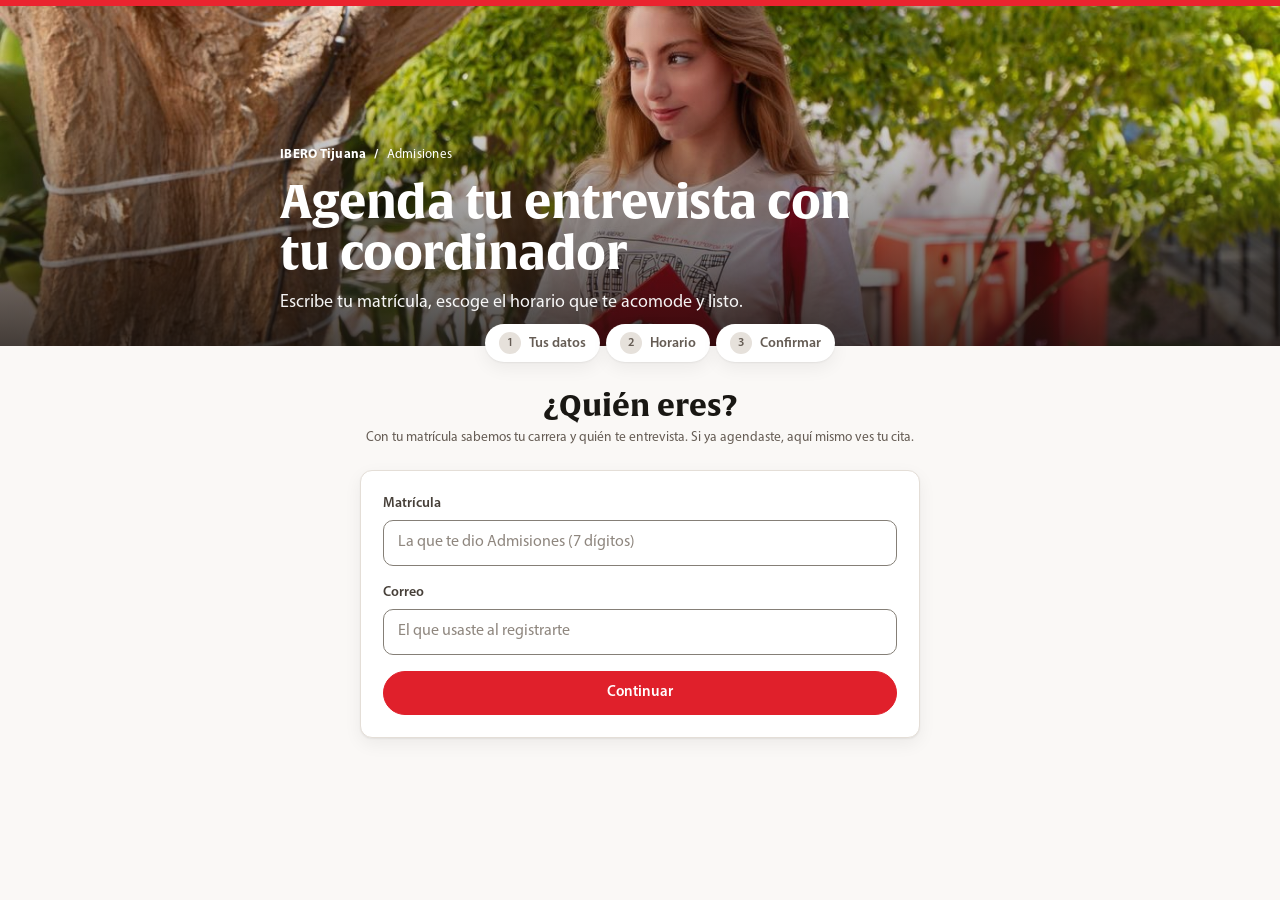
<file: index.html>
<!doctype html>
<html lang="es">
<head>
<meta charset="utf-8">
<meta name="viewport" content="width=device-width, initial-scale=1">
<meta name="robots" content="noindex, nofollow">
<title>Agenda tu entrevista · IBERO Tijuana</title>
<link rel="stylesheet" href="tipografia.css?v=1.9">
<link rel="stylesheet" href="estilos.css?v=1.9">
</head>
<body class="publico">

<header class="portada" style="background-image:url('fotos/portada.jpg')">
  <div class="dentro">
    <span class="rotulo"><b>IBERO Tijuana</b><span class="barra">/</span>Admisiones</span>
    <h1>Agenda tu entrevista con tu coordinador</h1>
    <p id="bajada">Escribe tu matrícula, escoge el horario que te acomode y listo.</p>
  </div>
</header>

<main class="hoja">
  <ol class="pasos" id="pasos">
    <li data-paso="tu"><i>1</i><span>Tus datos</span></li>
    <li data-paso="horario"><i>2</i><span>Horario</span></li>
    <li data-paso="confirmar"><i>3</i><span>Confirmar</span></li>
  </ol>

  <!-- 1 · Quién eres -->
  <section class="paso" id="paso-tu">
    <h2>¿Quién eres?</h2>
    <p class="meta">Con tu matrícula sabemos tu carrera y quién te entrevista. Si ya agendaste, aquí mismo ves tu cita.</p>
    <form class="tarjeta formulario" id="form-tu" novalidate>
      <label class="campo" data-campo="matricula">
        <span>Matrícula</span>
        <input type="text" name="matricula" class="mayus" inputmode="text" autocomplete="off" placeholder="La que te dio Admisiones (7 dígitos)">
        <small class="falta">Escribe tu matrícula.</small>
      </label>
      <label class="campo" data-campo="correo">
        <span>Correo</span>
        <input type="email" name="correo" autocomplete="email" placeholder="El que usaste al registrarte">
        <small class="falta">Revisa tu correo.</small>
      </label>
      <p class="aviso-campo oculto" id="error-tu"></p>
      <button type="submit" class="btn primario" id="entrar">Continuar</button>
      <button type="button" class="btn fantasma chico oculto" id="usar-ejemplo">Usar un prospecto de ejemplo</button>
    </form>
  </section>

  <!-- Avisos: aún no puede agendar -->
  <section class="paso oculto" id="paso-aviso"></section>

  <!-- 2 · Horario -->
  <section class="paso oculto" id="paso-horario">
    <h2 id="titulo-horario">Escoge tu horario</h2>
    <div class="tarjeta quien" id="quien"></div>
    <div class="centro" id="caja-modalidad"></div>
    <div class="dias" id="dias" role="listbox" aria-label="Día"></div>
    <div class="horas" id="horas"></div>
    <div class="barra-acciones">
      <button class="btn fantasma" id="atras-horario">← Volver</button>
      <button class="btn primario" id="seguir-horario" disabled>Seguir</button>
    </div>
  </section>

  <!-- 3 · Confirmar -->
  <section class="paso oculto" id="paso-confirmar">
    <h2>¿Todo bien?</h2>
    <p class="meta">Revisa tu cita y déjanos un celular por si hay que avisarte algo.</p>
    <form class="tarjeta formulario" id="form-confirmar" novalidate>
      <div class="resumen" id="resumen"></div>
      <div class="detalle"><dl id="ficha-tu"></dl></div>
      <label class="casilla-wa">
        <input type="checkbox" name="whatsapp" checked>
        <span>Acepto recibir por WhatsApp la confirmación y un recordatorio de mi entrevista.</span>
      </label>
      <label class="campo" data-campo="telefono">
        <span>Celular <em>(WhatsApp)</em></span>
        <input type="tel" name="telefono" autocomplete="tel" placeholder="664 000 0000">
        <small class="falta">Escribe un celular de 10 dígitos.</small>
      </label>
    </form>
    <div class="barra-acciones">
      <button class="btn fantasma" id="atras-confirmar">← Cambiar horario</button>
      <button class="btn primario" id="confirmar">Confirmar mi cita</button>
    </div>
  </section>

  <!-- Listo -->
  <section class="paso oculto" id="paso-listo"></section>
</main>

<footer class="pie-publico" id="pie"></footer>

<script src="config.js?v=1.9"></script>
<script src="agenda.js?v=1.9"></script>
<script src="ejemplo.js?v=1.9"></script>
<script src="importar.js?v=1.9"></script>
<script src="almacen.js?v=1.9"></script>
<script src="prospecto.js?v=1.9"></script>
</body>
</html>
</file>
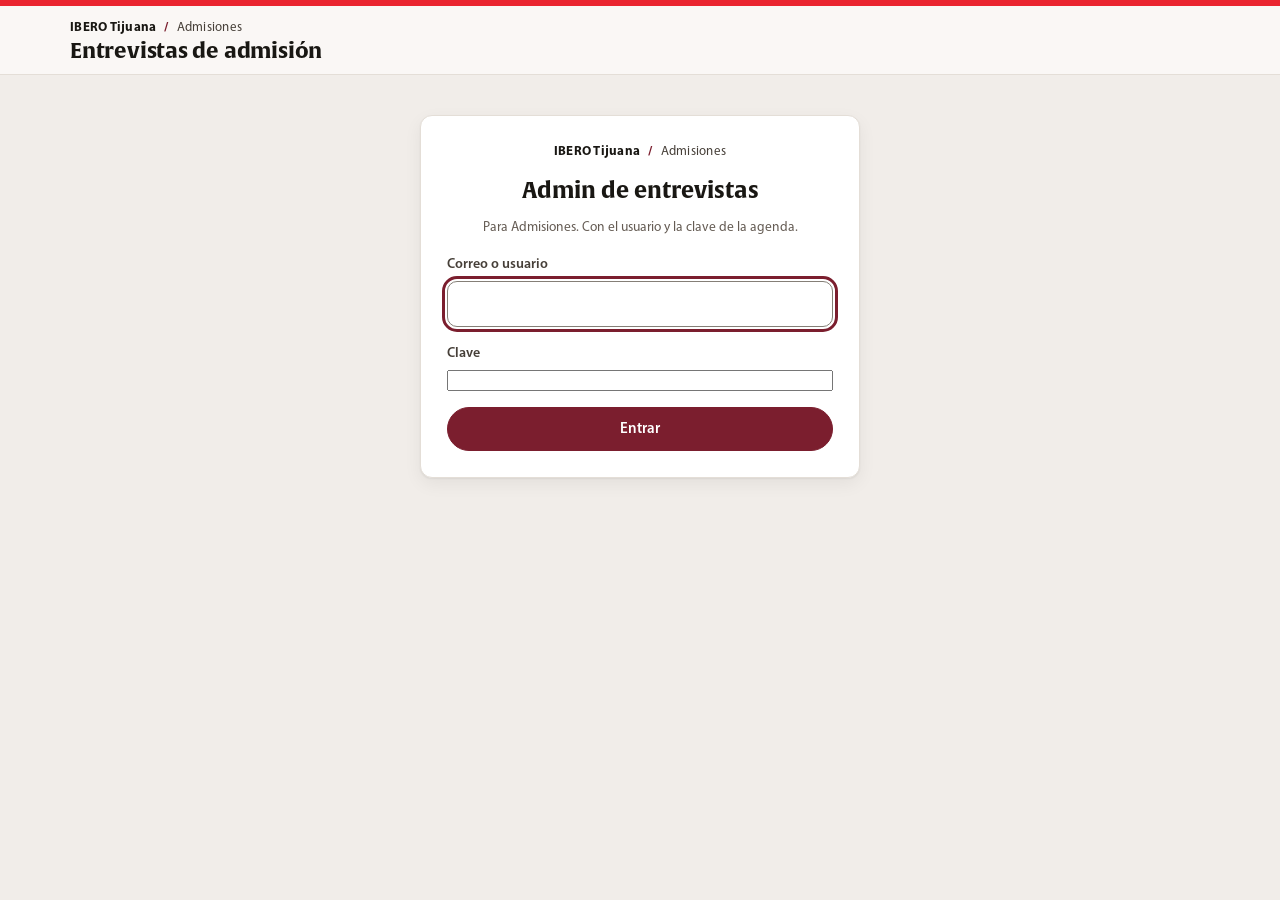
<file: admin.html>
<!doctype html>
<html lang="es">
<head>
<meta charset="utf-8">
<meta name="viewport" content="width=device-width, initial-scale=1">
<meta name="robots" content="noindex, nofollow">
<title>Admin · Entrevistas de admisión</title>
<link rel="stylesheet" href="tipografia.css?v=1.9">
<link rel="stylesheet" href="estilos.css?v=1.9">
</head>
<body>

<header class="barra-app">
  <div class="dentro">
    <div class="titulo">
      <span class="rotulo"><b>IBERO Tijuana</b><span class="barra">/</span>Admisiones</span>
      <h1>Entrevistas de admisión</h1>
    </div>
    <nav class="pestanas" id="pestanas">
      <button data-vista="tablero" class="activo">Tablero</button>
      <button data-vista="prospectos">Prospectos</button>
      <button data-vista="citas">Citas</button>
      <button data-vista="equipo">Carreras y coordinadores</button>
      <button data-vista="ajustes">Ajustes</button>
    </nav>
  </div>
</header>

<main id="principal"></main>

<script src="xlsx.full.min.js"></script>
<script src="config.js?v=1.9"></script>
<script src="agenda.js?v=1.9"></script>
<script src="ejemplo.js?v=1.9"></script>
<script src="importar.js?v=1.9"></script>
<script src="almacen.js?v=1.9"></script>
<script src="interno.js?v=1.9"></script>
<script src="admin.js?v=1.9"></script>
</body>
</html>
</file>
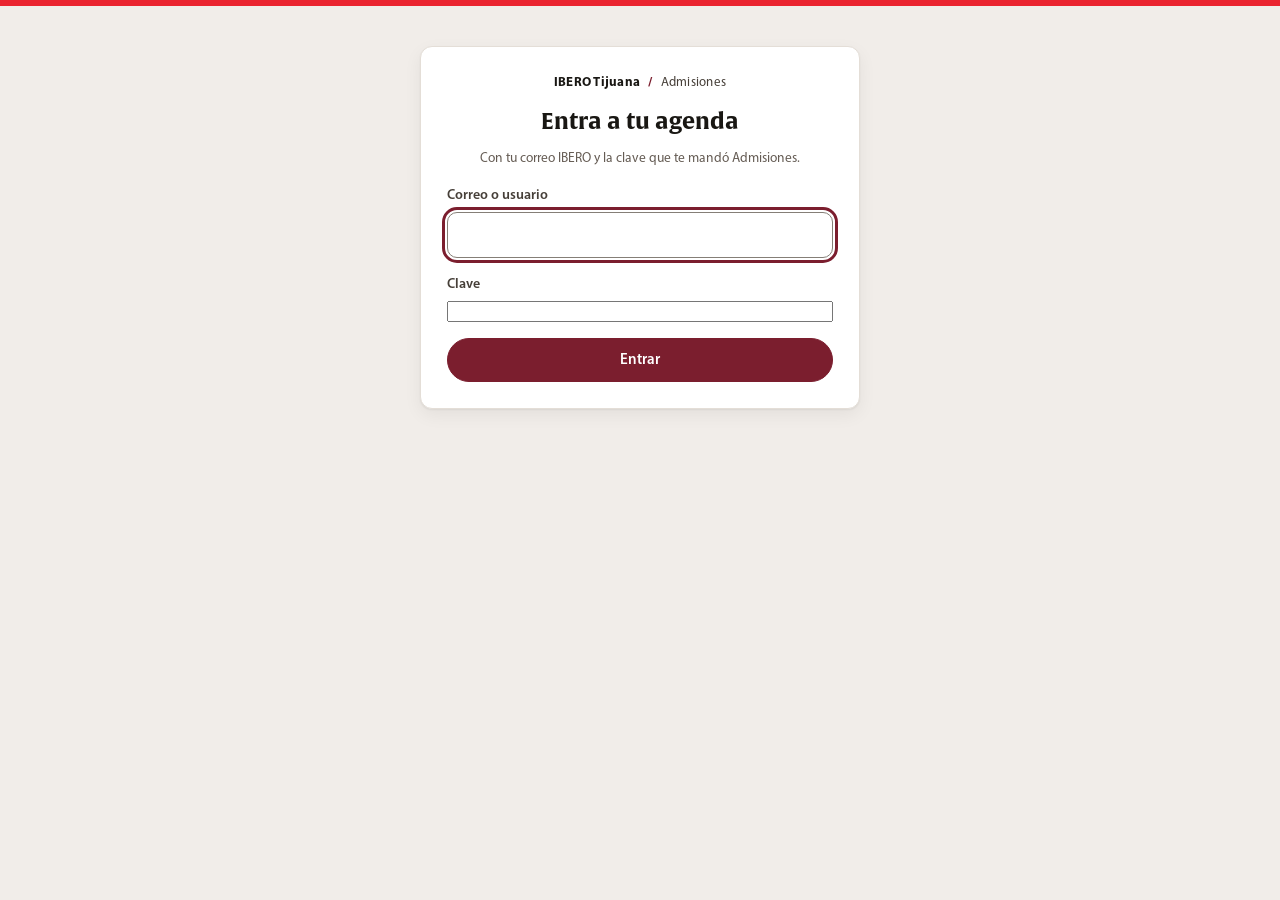
<file: coordinador.html>
<!doctype html>
<html lang="es">
<head>
<meta charset="utf-8">
<meta name="viewport" content="width=device-width, initial-scale=1">
<meta name="robots" content="noindex, nofollow">
<title>Mi agenda · Entrevistas de admisión</title>
<link rel="stylesheet" href="tipografia.css?v=1.9">
<link rel="stylesheet" href="estilos.css?v=1.9">
</head>
<body>

<header class="barra-app oculto" id="barra">
  <div class="dentro">
    <div class="titulo">
      <span class="rotulo"><b>IBERO Tijuana</b><span class="barra">/</span>Admisiones</span>
      <h1>Mi agenda de entrevistas</h1>
    </div>
    <nav class="pestanas" id="pestanas">
      <button data-vista="citas" class="activo">Mis citas</button>
      <button data-vista="semana">Mi semana</button>
      <button data-vista="horario">Mi horario</button>
    </nav>
    <div class="yo" id="yo"></div>
  </div>
</header>

<main id="principal"></main>

<script src="config.js?v=1.9"></script>
<script src="agenda.js?v=1.9"></script>
<script src="ejemplo.js?v=1.9"></script>
<script src="importar.js?v=1.9"></script>
<script src="almacen.js?v=1.9"></script>
<script src="interno.js?v=1.9"></script>
<script src="coordinador.js?v=1.9"></script>
</body>
</html>
</file>
<file: tipografia.css>
/* Tipografía institucional · copiada tal cual de LA PIZARRA/web/herramientas/generador-piezas.html
   (Alverata 400/700 y MyriadIbero 400/600/700, con acentos completos). No se regenera. */
@font-face{font-family:'Alverata';src:url([data-uri]) format('woff2');font-weight:400;font-style:normal;font-display:block}
@font-face{font-family:'Alverata';src:url([data-uri]) format('woff2');font-weight:700;font-style:normal;font-display:block}
@font-face{font-family:'MyriadIbero';src:url([data-uri]) format('woff2');font-weight:400;font-style:normal;font-display:block}
@font-face{font-family:'MyriadIbero';src:url([data-uri]) format('woff2');font-weight:600;font-style:normal;font-display:block}
@font-face{font-family:'MyriadIbero';src:url([data-uri]) format('woff2');font-weight:700;font-style:normal;font-display:block}
</file>
<file: estilos.css>
/* ═══════════════════════════════════════════════════════════
   Agenda de entrevistas · Admisiones IBERO Tijuana
   Paleta editorial de LA PIZARRA (rojos oscuros, grises, negro,
   blanco; nunca naranja), tema claro. La vista del prospecto
   (body.publico) sube el acento al rojo vivo: es para alguien de
   17 años, no para una oficina.
   ═══════════════════════════════════════════════════════════ */

:root {
  color-scheme: light;

  --capa-hundida: #E6E1DB;
  --capa-0:       #F1EDE9;
  --capa-1:       #FAF8F6;
  --capa-2:       #FFFFFF;

  --tinta:        #191713;   /* 17.90 s/blanco */
  --tinta-media:  #463F38;   /* 10.35 */
  --tinta-tenue:  #655C54;   /*  6.54 */

  --marca-solida: #7B1E2E;   /* blanco encima = 10.16 */
  --marca-tinta:  #7B1E2E;
  --marca-velo:   #F6E9EB;
  --rojo-ibero:   #ea242f;
  --accion:       #7B1E2E;
  --accion-hover: #691a27;
  --accion-velo:  #F6E9EB;

  --linea-sutil:   #E4DED7;
  --linea-control: #857F77;  /* 3.96 s/blanco */

  --ok:      #2E6B41;  --ok-velo:      #E4EFE7;
  --alerta:  #7A5A1B;  --alerta-velo:  #F5EEDD;
  --peligro: #96232B;  --peligro-velo: #F7E6E7;
  --info:    #2F4E7A;  --info-velo:    #E6EDF6;

  --f-titulo: 'Alverata', Georgia, serif;
  --f-texto:  'MyriadIbero', 'Segoe UI', system-ui, sans-serif;

  --radio: 12px;
  --sombra: 0 1px 2px rgba(25,23,19,.06), 0 6px 18px rgba(25,23,19,.06);
  --sombra-alta: 0 2px 6px rgba(25,23,19,.08), 0 18px 40px rgba(25,23,19,.12);
}
body.publico {
  --accion: #E0202B;         /* blanco encima = 4.6 */
  --accion-hover: #C21A24;
  --accion-velo: #FDECED;
  --capa-0: #FAF8F6;
}

* { box-sizing: border-box; }
html { -webkit-text-size-adjust: 100%; }
body {
  margin: 0; min-height: 100vh;
  background: var(--capa-0); color: var(--tinta);
  font: 16px/1.5 var(--f-texto);
}
body::before { content: ''; display: block; height: 6px; background: var(--rojo-ibero); }
body.con-ventana { overflow: hidden; }

h1, h2, h3 { font-family: var(--f-titulo); font-weight: 700; line-height: 1.12; margin: 0; }
h1 { font-size: clamp(30px, 7vw, 46px); letter-spacing: -.01em; }
h2 { font-size: 22px; }
h3 { font-size: 17px; }
p { margin: 0; }
a { color: var(--marca-tinta); }
.meta, small { font-size: 13.5px; color: var(--tinta-tenue); }
.oculto { display: none !important; }

/* ── Rótulo de área ──────────────────────────────────────── */
.rotulo { display: inline-flex; align-items: center; gap: 8px; font-size: 13px; letter-spacing: .02em; color: var(--tinta-media); }
.rotulo b { font-weight: 700; color: var(--tinta); }
.rotulo .barra { color: var(--accion); font-weight: 700; }

/* ── Botones y campos ────────────────────────────────────── */
.btn {
  display: inline-flex; align-items: center; justify-content: center; gap: 8px;
  min-height: 44px; padding: 0 18px; border-radius: 999px;
  border: 1.5px solid var(--linea-control); background: var(--capa-2); color: var(--tinta);
  font: 600 15px/1 var(--f-texto); cursor: pointer; text-decoration: none;
  transition: background .15s, border-color .15s, transform .1s;
}
.btn:hover { border-color: var(--tinta-media); }
.btn:active { transform: scale(.98); }
.btn.primario { background: var(--accion); border-color: var(--accion); color: #fff; }
.btn.primario:hover { background: var(--accion-hover); border-color: var(--accion-hover); }
.btn.primario:disabled { background: var(--capa-hundida); border-color: var(--capa-hundida); color: var(--tinta-tenue); cursor: not-allowed; }
.btn.fantasma { border-color: transparent; background: transparent; color: var(--tinta-media); }
.btn.fantasma:hover { background: var(--capa-hundida); }
.btn.peligro { color: var(--peligro); border-color: var(--peligro); }
.btn.chico { min-height: 34px; padding: 0 12px; font-size: 13.5px; }
.btn:focus-visible, input:focus-visible, select:focus-visible, textarea:focus-visible, button:focus-visible {
  outline: 3px solid var(--accion); outline-offset: 2px;
}

.campo { display: grid; gap: 6px; }
.campo > span { font-weight: 600; font-size: 14px; color: var(--tinta-media); }
.campo > span em { font-style: normal; font-weight: 400; color: var(--tinta-tenue); }
input[type=text], input[type=email], input[type=tel], input[type=number], input[type=url], select, textarea {
  width: 100%; min-height: 46px; padding: 10px 14px;
  border: 1.5px solid var(--linea-control); border-radius: 10px;
  background: var(--capa-2); color: var(--tinta); font: 16px/1.3 var(--f-texto);
}
textarea { min-height: 90px; resize: vertical; }
input::placeholder, textarea::placeholder { color: #8f877f; }
input.mayus:not(:placeholder-shown) { text-transform: uppercase; }
.campo.error input { border-color: var(--peligro); }
.campo .falta { color: var(--peligro); font-size: 13px; display: none; }
.campo.error .falta { display: block; }
.fila-campos { display: grid; grid-template-columns: 1fr 1fr; gap: 14px; }
@media (max-width: 560px) { .fila-campos { grid-template-columns: 1fr; } }

/* ── Piezas comunes ──────────────────────────────────────── */
.tarjeta { background: var(--capa-2); border: 1px solid var(--linea-sutil); border-radius: var(--radio); box-shadow: var(--sombra); }
.avatar {
  flex: none; display: inline-grid; place-items: center; overflow: hidden; border-radius: 50%;
  background: var(--marca-solida); color: #fff; font-family: var(--f-titulo); font-weight: 700; letter-spacing: .02em;
}
.avatar img { width: 100%; height: 100%; object-fit: cover; }
.insignia { display: inline-flex; align-items: center; gap: 6px; padding: 3px 10px; border-radius: 999px; font-size: 12.5px; font-weight: 600; white-space: nowrap; }
.insignia::before { content: ''; width: 7px; height: 7px; border-radius: 50%; background: currentColor; }
.e-agendada   { background: var(--info-velo); color: var(--info); }
.e-realizada  { background: var(--ok-velo); color: var(--ok); }
.e-no_asistio { background: var(--alerta-velo); color: var(--alerta); }
.e-cancelada  { background: var(--capa-hundida); color: var(--tinta-tenue); }
.r-admitido    { background: var(--ok); color: #fff; }
.r-no_admitido { background: var(--peligro-velo); color: var(--peligro); }
.r-admitido.activo { box-shadow: 0 0 0 2px var(--ok) inset, 0 0 0 2px #fff inset; }
.mod { display: inline-flex; align-items: center; gap: 5px; font-size: 13px; color: var(--tinta-media); }
.mod svg { width: 15px; height: 15px; }

/* aviso flotante */
.aviso {
  position: fixed; left: 50%; bottom: 24px; z-index: 60; transform: translate(-50%, 20px);
  max-width: calc(100% - 32px); padding: 12px 20px; border-radius: 12px;
  background: var(--tinta); color: #fff; font-weight: 600; box-shadow: var(--sombra-alta);
  opacity: 0; pointer-events: none; transition: opacity .2s, transform .2s;
}
.aviso.visible { opacity: 1; transform: translate(-50%, 0); }
.aviso.error { background: var(--peligro); }
.aviso.ok { background: var(--ok); }

/* ventana */
.velo { position: fixed; inset: 0; z-index: 50; background: rgba(25,23,19,.42); display: grid; place-items: center; padding: 16px; animation: aparece .15s; }
.ventana { width: 100%; max-width: 520px; max-height: calc(100vh - 32px); overflow: auto; background: var(--capa-2); border-radius: 16px; box-shadow: var(--sombra-alta); }
.ventana.ancha { max-width: 760px; }
.ventana header { position: sticky; top: 0; z-index: 1; display: flex; align-items: center; justify-content: space-between; gap: 12px; padding: 18px 22px 12px; background: var(--capa-2); }
.ventana .cuerpo { padding: 4px 22px 22px; display: grid; gap: 16px; }
.ventana .cerrar { border: 0; background: var(--capa-0); width: 36px; height: 36px; border-radius: 50%; font-size: 22px; line-height: 1; cursor: pointer; color: var(--tinta-media); }
.ventana .pie { display: flex; gap: 10px; justify-content: flex-end; flex-wrap: wrap; margin-top: 4px; }
@keyframes aparece { from { opacity: 0; } }

.modo-prueba {
  position: fixed; right: 12px; bottom: 12px; z-index: 40;
  padding: 6px 12px; border-radius: 8px; background: var(--alerta); color: #fff;
  font-size: 11.5px; font-weight: 700; letter-spacing: .06em; pointer-events: none;
}

/* ═══════════════════════════════════════════════════════════
   VISTA DEL PROSPECTO
   ═══════════════════════════════════════════════════════════ */
.portada {
  position: relative; min-height: 340px; display: grid; align-items: end;
  background: #2a2522 center 30% / cover no-repeat; color: #fff; overflow: hidden;
}
.portada::after { content: ''; position: absolute; inset: 0; background: linear-gradient(180deg, rgba(20,16,14,.05) 20%, rgba(20,16,14,.78) 100%); }
.portada .dentro { position: relative; z-index: 1; width: 100%; max-width: 760px; margin: 0 auto; padding: 32px 20px 30px; }
.portada .rotulo, .portada .rotulo b { color: #fff; }
.portada .rotulo .barra { color: #fff; }
.portada h1 { margin-top: 10px; max-width: 13em; }
.portada p { margin-top: 10px; font-size: 18px; max-width: 30em; opacity: .95; }
.portada .ya-tengo { position: absolute; z-index: 2; top: 16px; right: 16px; background: rgba(255,255,255,.94); border-color: transparent; color: var(--tinta); }

.hoja { width: 100%; max-width: 760px; margin: 0 auto; padding: 0 16px 80px; }
.pasos { display: flex; justify-content: center; gap: 6px; margin: -22px auto 26px; position: relative; z-index: 3; }
.pasos li { list-style: none; display: flex; align-items: center; gap: 8px; padding: 8px 14px; border-radius: 999px; background: var(--capa-2); box-shadow: var(--sombra); font-size: 14px; font-weight: 600; color: var(--tinta-tenue); }
.pasos li i { font-style: normal; display: grid; place-items: center; width: 22px; height: 22px; border-radius: 50%; background: var(--capa-hundida); font-size: 12px; }
.pasos li.activo { color: var(--tinta); }
.pasos li.activo i { background: var(--accion); color: #fff; }
.pasos li.hecho i { background: var(--tinta); color: #fff; }
@media (max-width: 560px) { .pasos li span { display: none; } .pasos li.activo span { display: inline; } }

.paso { animation: entra .25s ease-out; }
@keyframes entra { from { opacity: 0; transform: translateY(8px); } }
.paso > h2 { text-align: center; font-size: clamp(24px, 5vw, 30px); }
.paso > .meta { text-align: center; margin-top: 6px; }

/* carreras */
.departamento { margin-top: 26px; }
.departamento h3 { font-family: var(--f-texto); font-size: 12.5px; letter-spacing: .1em; text-transform: uppercase; color: var(--tinta-tenue); margin-bottom: 10px; text-align: center; }
.carreras { display: grid; grid-template-columns: repeat(auto-fill, minmax(210px, 1fr)); gap: 10px; }
.carrera {
  display: flex; align-items: center; justify-content: space-between; gap: 10px;
  min-height: 62px; padding: 12px 16px; text-align: left; cursor: pointer;
  background: var(--capa-2); border: 1.5px solid var(--linea-sutil); border-radius: 14px;
  font: 600 16px/1.25 var(--f-texto); color: var(--tinta); box-shadow: var(--sombra);
  transition: border-color .15s, transform .15s, box-shadow .15s;
}
.carrera::after { content: '→'; color: var(--accion); font-size: 18px; transition: transform .15s; }
.carrera:hover { border-color: var(--accion); transform: translateY(-2px); box-shadow: var(--sombra-alta); }
.carrera:hover::after { transform: translateX(3px); }

/* coordinador elegido */
.quien { display: flex; align-items: center; gap: 16px; padding: 16px 18px; margin: 22px auto 0; max-width: 560px; }
.quien .cargo { font-size: 13.5px; color: var(--tinta-tenue); }
.quien b { display: block; font-family: var(--f-titulo); font-size: 20px; line-height: 1.15; }
.quien .cambiar { margin-left: auto; }

.selector { display: inline-flex; padding: 4px; gap: 4px; border-radius: 999px; background: var(--capa-hundida); }
.selector button { min-height: 40px; padding: 0 18px; border: 0; border-radius: 999px; background: transparent; font: 600 15px var(--f-texto); color: var(--tinta-media); cursor: pointer; display: inline-flex; align-items: center; gap: 7px; }
.selector button svg { width: 17px; height: 17px; }
.selector button.activo { background: var(--capa-2); color: var(--tinta); box-shadow: var(--sombra); }
.centro { display: flex; justify-content: center; margin-top: 22px; }

/* tira de días */
.dias { display: flex; gap: 8px; overflow-x: auto; padding: 6px 2px 12px; margin-top: 18px; scroll-snap-type: x mandatory; scrollbar-width: thin; }
.dia {
  flex: none; width: 74px; padding: 10px 0 9px; scroll-snap-align: start; cursor: pointer;
  border: 1.5px solid var(--linea-sutil); border-radius: 14px; background: var(--capa-2);
  display: grid; justify-items: center; gap: 1px; font-family: var(--f-texto); color: var(--tinta);
}
.dia small { font-size: 12px; text-transform: uppercase; letter-spacing: .06em; color: var(--tinta-tenue); }
.dia b { font: 700 24px/1.1 var(--f-titulo); }
.dia .cuantos { font-size: 11.5px; color: var(--ok); font-weight: 600; }
.dia:disabled { opacity: .45; cursor: default; background: transparent; }
.dia:disabled .cuantos { color: var(--tinta-tenue); }
.dia:not(:disabled):hover { border-color: var(--accion); }
.dia.activo { background: var(--accion); border-color: var(--accion); color: #fff; }
.dia.activo small, .dia.activo .cuantos { color: #fff; }

.horas { display: grid; grid-template-columns: repeat(auto-fill, minmax(112px, 1fr)); gap: 8px; margin-top: 8px; }
.hora {
  min-height: 48px; border: 1.5px solid var(--linea-sutil); border-radius: 12px; background: var(--capa-2);
  font: 600 16px var(--f-texto); color: var(--tinta); cursor: pointer;
}
.hora:hover { border-color: var(--accion); color: var(--accion); }
.hora.activo { background: var(--accion); border-color: var(--accion); color: #fff; }
.vacio { text-align: center; padding: 28px 16px; color: var(--tinta-tenue); }
.vacio b { display: block; color: var(--tinta); font-size: 17px; margin-bottom: 4px; }

.formulario { max-width: 560px; margin: 22px auto 0; padding: 22px; display: grid; gap: 16px; }
.resumen { display: flex; gap: 14px; align-items: center; padding: 14px 16px; border-radius: 12px; background: var(--accion-velo); }
.resumen b { display: block; }
.resumen .meta { display: block; }
.aviso-campo { padding: 10px 14px; border-radius: 10px; background: var(--peligro-velo); color: var(--peligro); font-size: 14.5px; }
.aviso-campo a { color: inherit; font-weight: 600; }
.barra-acciones { display: flex; gap: 10px; justify-content: space-between; align-items: center; max-width: 560px; margin: 22px auto 0; }
.barra-acciones .btn.primario { min-width: 180px; }

/* boleto de confirmación */
.boleto { max-width: 480px; margin: 24px auto 0; overflow: hidden; scroll-margin-top: 16px; }
.boleto .arriba { background: var(--accion); color: #fff; padding: 26px 24px 22px; text-align: center; }
.boleto .palomita { width: 54px; height: 54px; margin: 0 auto 12px; border-radius: 50%; background: #fff; color: var(--accion); display: grid; place-items: center; }
.boleto .palomita svg { width: 30px; height: 30px; }
.boleto .arriba h2 { font-size: 28px; }
.boleto .arriba p { margin-top: 6px; opacity: .95; }
.boleto .cuando { padding: 22px 24px 6px; text-align: center; }
.boleto .cuando b { display: block; font: 700 26px/1.15 var(--f-titulo); }
.boleto .cuando span { font-size: 17px; color: var(--tinta-media); }
.boleto dl { margin: 14px 24px 0; padding-top: 14px; border-top: 1.5px dashed var(--linea-sutil); display: grid; grid-template-columns: auto 1fr; gap: 8px 14px; font-size: 15px; }
.boleto dt { color: var(--tinta-tenue); }
.boleto dd { margin: 0; font-weight: 600; word-break: break-word; }
.boleto .acciones { display: grid; gap: 10px; padding: 20px 24px 24px; }
.boleto .consejo { margin: 0 24px; padding: 12px 14px; border-radius: 10px; background: var(--capa-0); font-size: 14.5px; color: var(--tinta-media); }

.pie-publico { text-align: center; font-size: 13.5px; color: var(--tinta-tenue); padding: 0 16px 36px; }

/* ═══════════════════════════════════════════════════════════
   VISTAS INTERNAS (coordinador y Admin)
   ═══════════════════════════════════════════════════════════ */
.barra-app {
  position: sticky; top: 0; z-index: 20; background: rgba(250,248,246,.94); backdrop-filter: blur(8px);
  border-bottom: 1px solid var(--linea-sutil);
}
.barra-app .dentro { max-width: 1180px; margin: 0 auto; padding: 12px 20px; display: flex; align-items: center; gap: 18px; flex-wrap: wrap; }
.barra-app .titulo { display: grid; gap: 1px; }
.barra-app .titulo h1 { font-size: 21px; }
.pestanas { display: flex; gap: 4px; margin-left: auto; flex-wrap: wrap; }
.pestanas button { min-height: 38px; padding: 0 14px; border: 0; border-radius: 999px; background: transparent; font: 600 14.5px var(--f-texto); color: var(--tinta-media); cursor: pointer; }
.pestanas button:hover { background: var(--capa-hundida); }
.pestanas button.activo { background: var(--marca-solida); color: #fff; }
.yo { display: flex; align-items: center; gap: 10px; font-size: 14px; }

.contenido { max-width: 1180px; margin: 0 auto; padding: 24px 20px 80px; display: grid; gap: 20px; }
.contenido > *, .contenido > div > * { min-width: 0; }   /* que las tablas anchas se desplacen dentro de su caja */
.seccion-titulo { display: flex; align-items: end; justify-content: space-between; gap: 12px; flex-wrap: wrap; }
.seccion-titulo p { margin-top: 4px; }

/* cifras */
.cifras { display: grid; grid-template-columns: repeat(auto-fit, minmax(170px, 1fr)); gap: 12px; }
.cifra { padding: 16px 18px; }
.cifra small { display: block; font-size: 13px; font-weight: 600; color: var(--tinta-tenue); }
.cifra b { display: block; font: 700 34px/1.1 var(--f-titulo); margin-top: 4px; }
.cifra span { font-size: 13px; color: var(--tinta-tenue); }
.cifra.marca { background: var(--marca-solida); border-color: var(--marca-solida); color: #fff; }
.cifra.marca small, .cifra.marca span { color: rgba(255,255,255,.85); }

/* alertas de cobertura */
.alertas { display: grid; gap: 8px; }
.alerta-fila { display: flex; align-items: center; gap: 12px; padding: 12px 16px; border-radius: 12px; background: var(--alerta-velo); color: var(--alerta); font-size: 14.5px; }
.alerta-fila b { color: var(--tinta); }
.alerta-fila .btn { margin-left: auto; }
.alerta-fila.grave { background: var(--peligro-velo); color: var(--peligro); }

/* filtros */
.filtros { display: flex; gap: 10px; flex-wrap: wrap; align-items: center; }
.filtros input[type=text] { flex: 1 1 280px; min-height: 40px; }
.filtros select { width: auto; max-width: 230px; min-height: 40px; padding: 6px 12px; font-size: 14.5px; }
.chips { display: inline-flex; gap: 4px; flex-wrap: wrap; }
.chips button { min-height: 34px; padding: 0 12px; border-radius: 999px; border: 1px solid var(--linea-sutil); background: var(--capa-2); font: 600 13.5px var(--f-texto); color: var(--tinta-media); cursor: pointer; }
.chips button.activo { background: var(--tinta); border-color: var(--tinta); color: #fff; }

/* tabla */
.tabla-caja { overflow-x: auto; }
table.tabla { width: 100%; border-collapse: collapse; font-size: 14.5px; }
.tabla th { text-align: left; font-size: 12px; letter-spacing: .06em; text-transform: uppercase; color: var(--tinta-tenue); font-weight: 700; padding: 12px 14px; border-bottom: 1px solid var(--linea-sutil); white-space: nowrap; }
.tabla td { padding: 12px 14px; border-bottom: 1px solid var(--linea-sutil); vertical-align: middle; }
.tabla tr:last-child td { border-bottom: 0; }
.tabla tbody tr { cursor: pointer; transition: background .1s; }
.tabla tbody tr:hover { background: var(--capa-1); }
.tabla .quien-celda { display: flex; align-items: center; gap: 10px; }
.tabla .quien-celda b { display: block; font-weight: 600; }
.tabla td .meta { display: block; font-size: 12.5px; }
.tabla .dia-grupo td { background: var(--capa-0); font-weight: 700; font-size: 13px; color: var(--tinta-media); padding: 8px 14px; cursor: default; }
.tabla .hoy-grupo td { background: var(--marca-velo); color: var(--marca-tinta); }
.tabla tr.fila-alerta td { background: var(--peligro-velo); }
.tabla tr.fila-alerta td:last-child { color: var(--peligro); }

/* carreras y coordinadores en Admin */
.lista-equipo { display: grid; grid-template-columns: repeat(auto-fill, minmax(330px, 1fr)); gap: 12px; }
.ficha-co { padding: 16px; display: flex; gap: 14px; align-items: flex-start; }
.ficha-co .datos { flex: 1; min-width: 0; display: grid; gap: 3px; }
.ficha-co b { font-size: 16px; }
.ficha-co .carreras-de { display: flex; gap: 6px; flex-wrap: wrap; margin-top: 6px; }
.ficha-co .carreras-de span { padding: 2px 9px; border-radius: 999px; background: var(--capa-0); font-size: 12.5px; color: var(--tinta-media); }
.ficha-co .acciones-co { display: flex; gap: 6px; margin-top: 10px; flex-wrap: wrap; }
.ficha-co.inactivo { opacity: .6; }
.medidor { height: 6px; border-radius: 3px; background: var(--capa-hundida); overflow: hidden; margin-top: 6px; }
.medidor i { display: block; height: 100%; background: var(--ok); }

/* rejilla de disponibilidad */
.pinceles { display: flex; gap: 8px; flex-wrap: wrap; align-items: center; }
.pincel { display: inline-flex; align-items: center; gap: 8px; min-height: 38px; padding: 0 14px; border-radius: 999px; border: 1.5px solid var(--linea-sutil); background: var(--capa-2); font: 600 14px var(--f-texto); cursor: pointer; color: var(--tinta-media); }
.pincel i { width: 16px; height: 16px; border-radius: 4px; }
.pincel.activo { border-color: var(--tinta); color: var(--tinta); box-shadow: 0 0 0 1px var(--tinta); }
.t-a { background: var(--marca-solida); }
.t-p { background: #B4505E; }
.t-l { background: var(--info); }
.t-borrar { background: var(--capa-2); border: 1.5px dashed var(--linea-control); }

.rejilla { display: grid; grid-template-columns: 62px repeat(6, minmax(70px, 1fr)); gap: 3px; user-select: none; touch-action: none; }
.rejilla .cab { text-align: center; font-weight: 700; font-size: 13.5px; padding: 6px 0; color: var(--tinta-media); }
.rejilla .hr { font-size: 12px; color: var(--tinta-tenue); text-align: right; padding-right: 8px; line-height: 22px; }
.rejilla .hr.media { color: transparent; }
.rejilla .c { height: 22px; border-radius: 4px; background: var(--capa-0); border: 1px solid var(--linea-sutil); cursor: pointer; }
.rejilla .c:hover { border-color: var(--tinta-media); }
.rejilla .c.t-a { background: var(--marca-solida); border-color: transparent; }
.rejilla .c.t-p { background: #B4505E; border-color: transparent; }
.rejilla .c.t-l { background: var(--info); border-color: transparent; }
.rejilla-caja { overflow-x: auto; padding: 16px; }

/* calendario del coordinador */
.semana-cal { display: grid; grid-template-columns: repeat(6, minmax(120px, 1fr)); gap: 10px; overflow-x: auto; }
.col-dia { display: grid; gap: 6px; align-content: start; }
.col-dia header { text-align: center; padding: 8px 4px; border-radius: 10px; background: var(--capa-2); border: 1px solid var(--linea-sutil); }
.col-dia header small { display: block; text-transform: uppercase; letter-spacing: .06em; font-size: 11.5px; color: var(--tinta-tenue); }
.col-dia header b { font: 700 20px var(--f-titulo); }
.col-dia.es-hoy header { background: var(--marca-solida); color: #fff; border-color: var(--marca-solida); }
.col-dia.es-hoy header small { color: rgba(255,255,255,.85); }
.col-dia.bloqueado header { background: var(--capa-hundida); }
.bloque { padding: 7px 9px; border-radius: 8px; font-size: 13px; line-height: 1.25; cursor: pointer; border: 1px solid transparent; text-align: left; font-family: var(--f-texto); width: 100%; }
.bloque b { display: block; font-size: 13.5px; }
.bloque.libre { background: var(--ok-velo); color: var(--ok); }
.bloque.libre:hover { border-color: var(--ok); }
.bloque.cita { background: var(--capa-2); border-color: var(--linea-sutil); color: var(--tinta); box-shadow: var(--sombra); border-left: 4px solid var(--info); }
.bloque.cita.realizada { border-left-color: var(--ok); }
.bloque.cita.no_asistio { border-left-color: var(--alerta); }
.bloque.tapado { background: repeating-linear-gradient(135deg, var(--capa-hundida) 0 6px, var(--capa-0) 6px 12px); color: var(--tinta-tenue); }
.col-dia .nada { font-size: 12.5px; color: var(--tinta-tenue); text-align: center; padding: 8px 0; }

.leyenda { display: flex; gap: 14px; flex-wrap: wrap; font-size: 13px; color: var(--tinta-tenue); }
.leyenda span { display: inline-flex; align-items: center; gap: 6px; }
.leyenda i { width: 12px; height: 12px; border-radius: 3px; display: inline-block; }

.entrar { max-width: 440px; margin: 40px auto; padding: 26px; display: grid; gap: 16px; text-align: center; }
.lista-entrar { display: grid; gap: 6px; text-align: left; max-height: 50vh; overflow: auto; }
.lista-entrar button { display: flex; align-items: center; gap: 12px; padding: 8px 12px; border-radius: 12px; border: 1px solid var(--linea-sutil); background: var(--capa-2); cursor: pointer; font: 15px var(--f-texto); text-align: left; color: var(--tinta); }
.lista-entrar button:hover { border-color: var(--marca-solida); }
.lista-entrar small { display: block; }

.detalle dl { display: grid; grid-template-columns: auto 1fr; gap: 8px 16px; margin: 0; font-size: 15px; }
.detalle dt { color: var(--tinta-tenue); }
.detalle dd { margin: 0; font-weight: 600; word-break: break-word; }
.historial { font-size: 13px; color: var(--tinta-tenue); display: grid; gap: 4px; padding-left: 0; margin: 0; list-style: none; }
.botones-estado { display: flex; gap: 8px; flex-wrap: wrap; }
.botones-estado button.activo { box-shadow: 0 0 0 2px currentColor inset; }

@media (max-width: 720px) {
  .barra-app .dentro { padding: 10px 16px; }
  .pestanas { margin-left: 0; width: 100%; overflow-x: auto; flex-wrap: nowrap; }
  .contenido { padding: 18px 16px 80px; }
  .rejilla { grid-template-columns: 44px repeat(6, minmax(44px, 1fr)); }
}

/* liga de las entrevistas en línea */
.ok-liga { color: var(--ok); font-size: 13px; }
.mal-liga { color: var(--peligro); font-size: 13px; }
.ayuda-liga { border-top: 1px solid var(--linea-sutil); padding-top: 12px; }
.ayuda-liga summary { cursor: pointer; font-weight: 600; color: var(--marca-tinta); }
.ayuda-liga ol { margin: 10px 0; padding-left: 22px; display: grid; gap: 6px; font-size: 14.5px; }
.ayuda-liga code { font-size: 12.5px; background: var(--capa-0); padding: 1px 5px; border-radius: 4px; word-break: break-all; }

/* lista «Avisar citas» */
.fila-aviso { display: flex; gap: 12px; align-items: center; justify-content: space-between; padding: 10px 12px; border: 1px solid var(--linea-sutil); border-radius: 10px; background: var(--capa-2); }
.fila-aviso.avisada { background: var(--capa-1); opacity: .8; }

/* casilla de WhatsApp en la página del prospecto */
.casilla-wa { display: flex; gap: 10px; align-items: flex-start; font-size: 14.5px; color: var(--tinta-media); cursor: pointer; }
.casilla-wa input { width: 20px; height: 20px; margin: 1px 0 0; accent-color: var(--accion); flex: none; }
</file>
